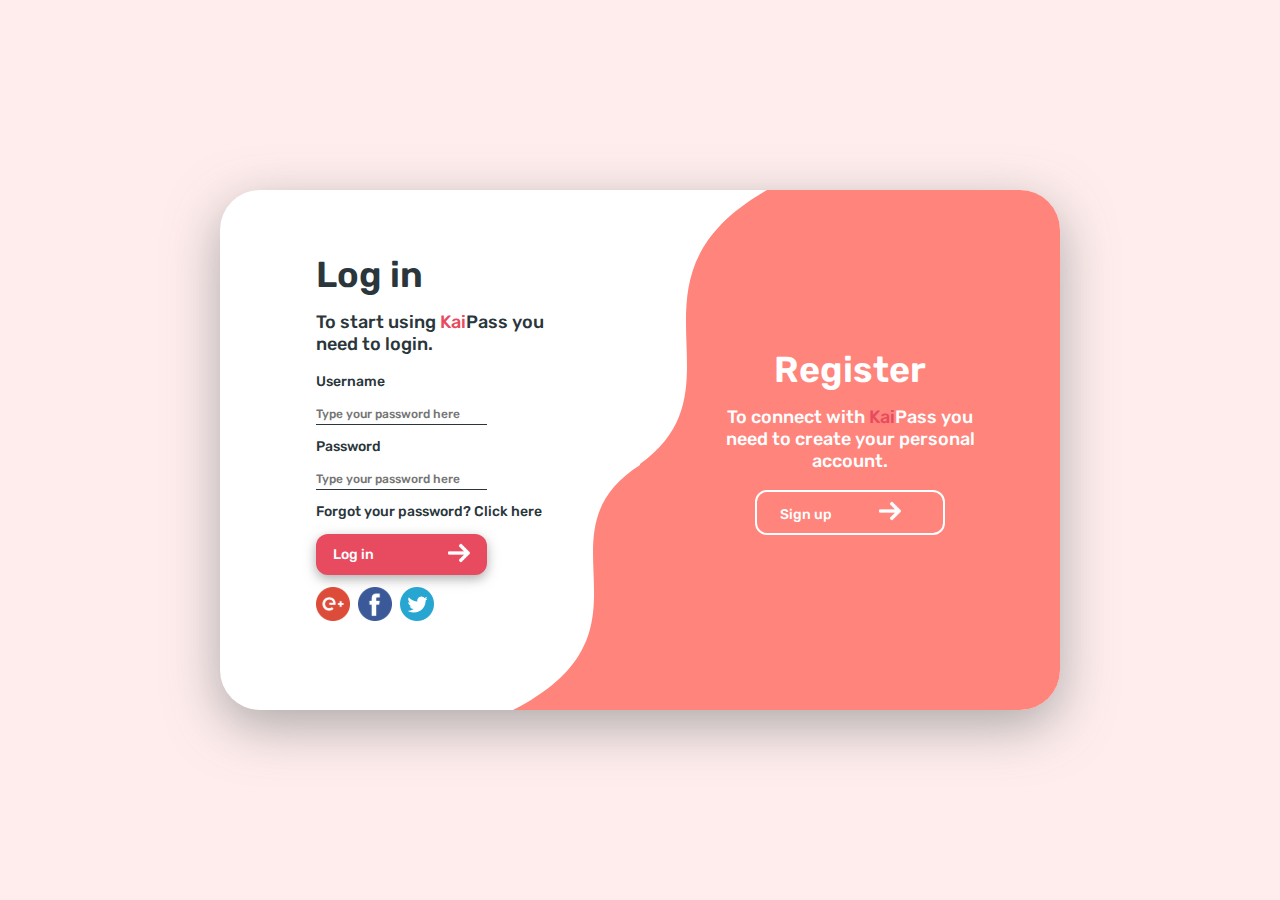
<file: index.html>
<!DOCTYPE html>
<html lang="en">
<head>
    <meta charset="UTF-8">
    <title>Title</title>
    <link rel="stylesheet" href="CSS/login_style.css">
    <link href="https://fonts.googleapis.com/css2?family=Rubik:wght@400;500;700&display=swap" rel="stylesheet">
</head>
<body>
    <div class="main">
        <div class="register-container">

            <div class="register-container__left-box">
                <img src="images/svg/svg-wave_pink.svg" alt="" class="register-container__svg-wave_pink">
                <div class="register-container__login-box">
                    <p class="register-container__header">Log in</p>
                    <p class="register-container__under-header">To start using <span class="register-container__under-header_red">Kai</span>Pass you<br> need to login.</p>
                    <div class="register-container__input-block">
                        <p class="register-container__input-header">Username</p>
                        <div class="register-container__input-box">
                            <input placeholder="Type your password here" type="username" name="name" autocomplete="off" required>
                        </div>
                    </div>
                    <div class="register-container__input-block">
                        <p class="register-container__input-header">Password</p>
                        <div class="register-container__input-box">
                            <input placeholder="Type your password here" type="password" name="name" autocomplete="off" required>
                        </div>
                    </div>
                    <p class="register_container__forgot-password">Forgot your password? Click here</p>
                    <a href="main.html" class="register_container__log-in-button">
                        <div class="register-container__log-in-button-box">
                            <p class="register-container__log-in-button-box-text">Log in</p>
                            <div class="register-container__log-in-button-box-img"><img src="images/svg/right-arrow.svg" alt="" class=""></div>
                        </div>
                    </a>
                    <div class="register-container__alternate-login-box">
                        <a href="" class="register_container__alternate-login_without-padding">
                            <img src="images/svg/google-plus%201.svg" alt="" class="register_container__alternate-login-item">
                        </a>
                        <a href="" class="register_container__alternate-login">
                            <img src="images/svg/facebook%201.svg" alt="" class="register_container__alternate-login-item">
                        </a>
                        <a href="" class="register_container__alternate-login">
                            <img src="images/svg/twitter%201.png" alt="" class="register_container__alternate-login-item">
                        </a>
                    </div>
                </div>
            </div>
            <div class="register-container__right-box">
                <img src="images/svg/svg-wave_white.svg" alt="" class="register-container__svg-wave_white">
                <div class="register-container__register-path-box">
                    <div class="register-container__register-path-box_container">
                        <div class="register-container__register-path-box_second">
                            <p class="register-container__header-right">Register</p>
                            <p class="register-container__under-header-right">To connect with <span class="register-container__under-header_red">Kai</span>Pass you<br>need to create your personal<br> account.</p>
                        </div>
                        <a href="registration.html" class="register_container__log-in-button_right">
                            <div class="register-container__log-in-button-box_right">
                                <p class="register-container__log-in-button-box-text">Sign up</p>
                                <div class="register-container__log-in-button-box-img"><img src="images/svg/right-arrow.svg" alt="" class=""></div>
                            </div>
                        </a>
                    </div>
                </div>

            </div>
        </div>
    </div>

</body>
</html>
</file>
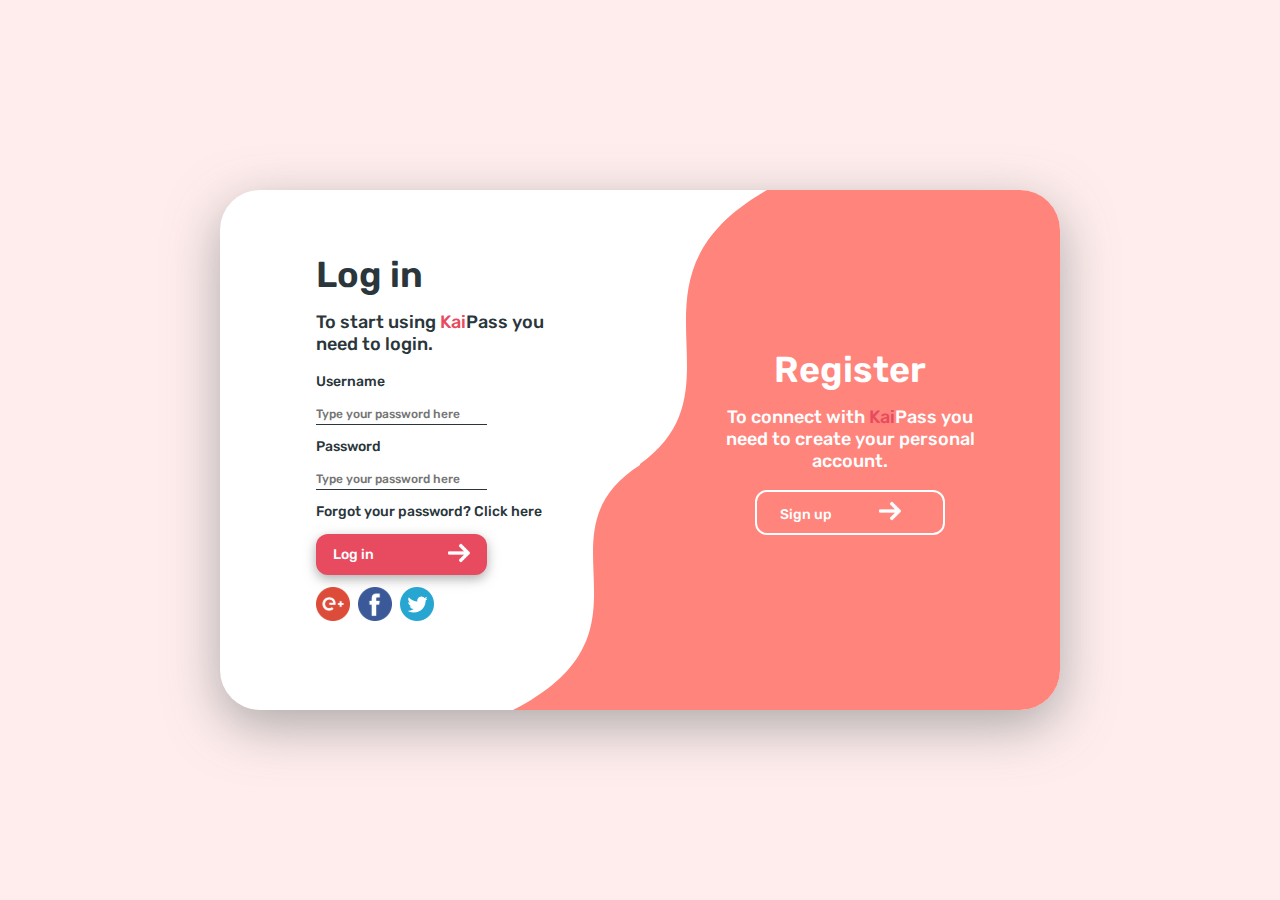
<file: login.html>
<!DOCTYPE html>
<html lang="en">
<head>
    <meta charset="UTF-8">
    <title>Title</title>
    <link rel="stylesheet" href="CSS/login_style.css">
    <link href="https://fonts.googleapis.com/css2?family=Rubik:wght@400;500;700&display=swap" rel="stylesheet">
</head>
<body>
    <div class="main">
        <div class="register-container">

            <div class="register-container__left-box">
                <img src="images/svg/svg-wave_pink.svg" alt="" class="register-container__svg-wave_pink">
                <div class="register-container__login-box">
                    <p class="register-container__header">Log in</p>
                    <p class="register-container__under-header">To start using <span class="register-container__under-header_red">Kai</span>Pass you<br> need to login.</p>
                    <div class="register-container__input-block">
                        <p class="register-container__input-header">Username</p>
                        <div class="register-container__input-box">
                            <input placeholder="Type your password here" type="username" name="name" autocomplete="off" required>
                        </div>
                    </div>
                    <div class="register-container__input-block">
                        <p class="register-container__input-header">Password</p>
                        <div class="register-container__input-box">
                            <input placeholder="Type your password here" type="password" name="name" autocomplete="off" required>
                        </div>
                    </div>
                    <p class="register_container__forgot-password">Forgot your password? Click here</p>
                    <a href="" class="register_container__log-in-button">
                        <div class="register-container__log-in-button-box">
                            <p class="register-container__log-in-button-box-text">Log in</p>
                            <div class="register-container__log-in-button-box-img"><img src="images/svg/right-arrow.svg" alt="" class=""></div>
                        </div>
                    </a>
                    <div class="register-container__alternate-login-box">
                        <a href="" class="register_container__alternate-login_without-padding">
                            <img src="images/svg/google-plus%201.svg" alt="" class="register_container__alternate-login-item">
                        </a>
                        <a href="" class="register_container__alternate-login">
                            <img src="images/svg/facebook%201.svg" alt="" class="register_container__alternate-login-item">
                        </a>
                        <a href="" class="register_container__alternate-login">
                            <img src="images/svg/twitter%201.png" alt="" class="register_container__alternate-login-item">
                        </a>
                    </div>
                </div>
            </div>
            <div class="register-container__right-box">
                <img src="images/svg/svg-wave_white.svg" alt="" class="register-container__svg-wave_white">
                <div class="register-container__register-path-box">
                    <div class="register-container__register-path-box_container">
                        <div class="register-container__register-path-box_second">
                            <p class="register-container__header-right">Register</p>
                            <p class="register-container__under-header-right">To connect with <span class="register-container__under-header_red">Kai</span>Pass you<br>need to create your personal<br> account.</p>
                        </div>
                        <a href="" class="register_container__log-in-button_right">
                            <div class="register-container__log-in-button-box_right">
                                <p class="register-container__log-in-button-box-text">Sign up</p>
                                <div class="register-container__log-in-button-box-img"><img src="images/svg/right-arrow.svg" alt="" class=""></div>
                            </div>
                        </a>
                    </div>
                </div>

            </div>
        </div>
    </div>

</body>
</html>
</file>
<file: CSS/login_style.css>
body{
    margin: 0;
    font-family: 'Rubik', sans-serif;
    font-weight: 500;
    color: #2A363B;
    font-size: 14px;

}
a{
    color: #FFFFFF;
    text-decoration: none;
}
.main{
    width: 100%;
    display: flex;
    background-color:#FFEDED;
    height: 100vh;
}
.register-container{
    width: 840px;
    height: 520px;
    border-radius: 40px;
    background-color: #FFFFFF;
    -webkit-box-shadow: 0px 16px 52px 0px rgba(148,148,148,0.77);
    -moz-box-shadow: 0px 16px 52px 0px rgba(148,148,148,0.77);
    box-shadow: 0px 16px 52px 0px rgba(148,148,148,0.77);
    align-self: center;
    margin:0 auto;
    display: flex;

}
.register-container__right-box{
    background-color:#FF847C;
    height: 100%;
    width: 50%;
    border-top-right-radius: 40px;
    border-bottom-right-radius: 40px;
    position: relative;
    display: flex;

}
.register-container__left-box{
    height: 100%;
    width: 50%;
    display: flex;
    z-index: 0;
    position: relative;
    justify-content: space-around;

}
.register-container__login-box{
    align-self: center;

}
.register-container__svg-wave_pink{
    position: absolute;
    z-index: 1;
    bottom: 0;
    right: 0;
    display: flex;

}
.register-container__under-header_red{
    color:#E84A5F;
}
.register-container__under-header{
    font-size: 18px;
}
.register-container__header{
    font-size: 36px;
    line-height: 0px;
    font-weight: 600;
    margin-top: 0;
}
.register-container__input-box{
    width: 75%;
    height: 20px;
}
.register-container__input-box input{
    width: 100%;
    height: 100%;
    border:none;
    border-bottom: 1px solid #2A363B;
    padding: 0;
    outline:none ;
    font-family: 'Rubik', sans-serif;
    font-weight: 500;
    font-size: 12px;

}

.register-container__input-box input:focus{
    outline:none ;
}
:focus::-webkit-input-placeholder {
    color: transparent;
    transition:0.3s;
}
.register-container__log-in-button-box{
    background-color: #E84A5F;
    width: 75%;
    height: 41px;
    border-radius:12px;
    -webkit-box-shadow: 0px 4px 12px 0px rgba(148,148,148,0.77);
    -moz-box-shadow: 0px 4px 12px 0px rgba(148,148,148,0.77);
    box-shadow: 0px 4px 12px 0px rgba(148,148,148,0.77);
    display: flex;
    justify-content: space-between;
}
.register-container__log-in-button-box p{
    margin-left: 10%;
    align-self: center;
    justify-self: flex-start;
}
.register-container__log-in-button-box-img{
    align-self: center;
    margin-right: 10%;
}
.register-container__alternate-login-box{
    margin-top: 12px;
}
.register_container__alternate-login{
    padding-left: 5px;
}
.register-container__under-header-right{
    color: white;
    font-size: 18px;
    align-self: center;
    text-align: center;
}
.register-container__header-right{
    color: #FFFFFF;
    font-size: 36px;
    line-height: 0px;
    font-weight: 600;
    margin-top: 0;
    align-self: center;
    text-align: center;
}
.register-container__svg-wave_white{
    position: absolute;
    z-index: 0;
}
.register-container__register-path-box{
    display: flex;
    width: 100%;
    justify-content: center;
}
.register-container__register-path-box_second{
    align-self: flex-end;
}
.register_container__log-in-button_right{
    width: 50%;
    height: 41px;
}
.register-container__log-in-button-box_right{
    width: 75%;
    height: 41px;
    display: flex;
    justify-content: space-around;
    border-radius:12px;
    border: 2px solid #FFFFFF;
    margin: 0 auto;
}.register-container__register-path-box_container{
    margin-top:180px;
 }
</file>
